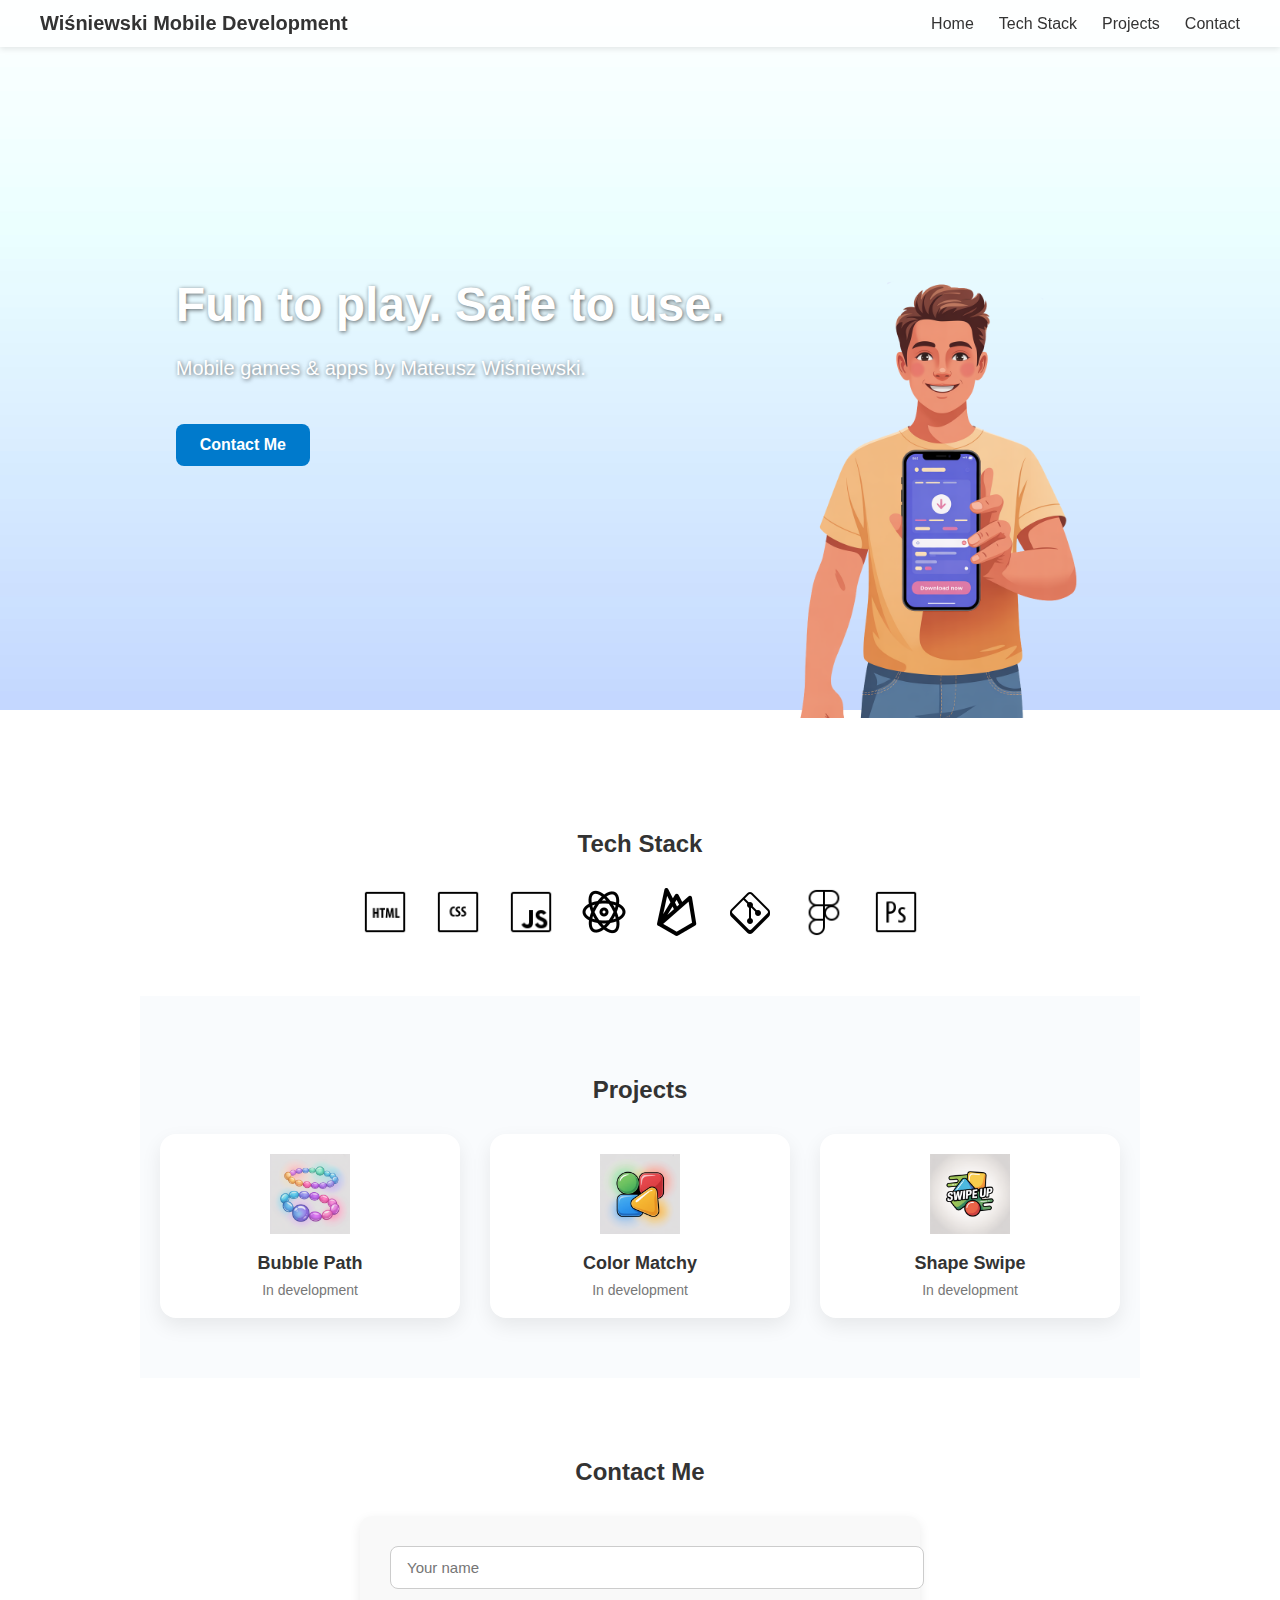
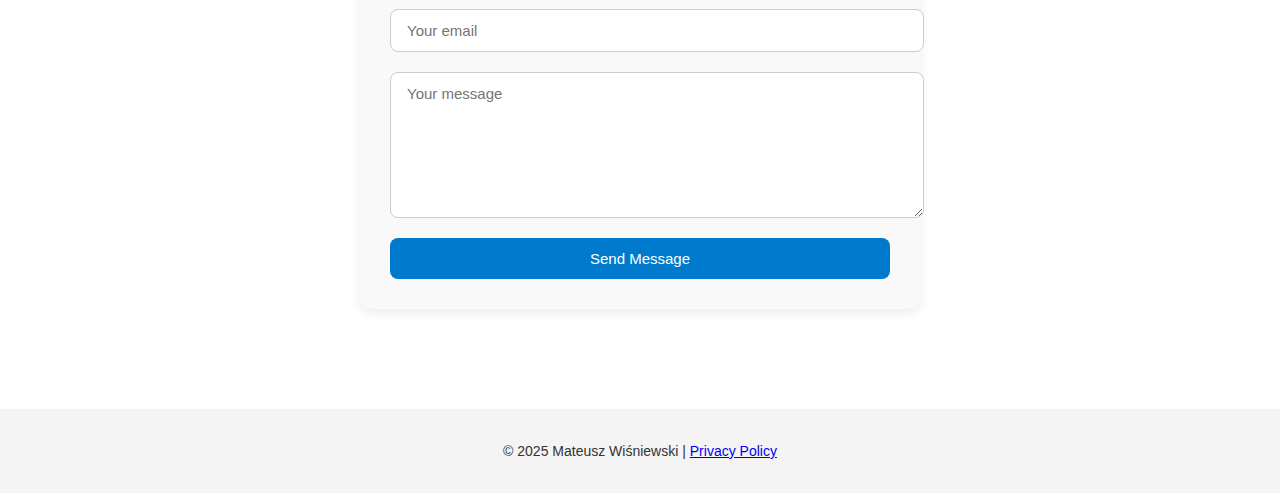
<file: index.html>
<!DOCTYPE html>
<html lang="en">
<head>
  <meta charset="UTF-8" />
  <meta name="viewport" content="width=device-width, initial-scale=1.0" />
  <title>Mateusz Wiśniewski – Mobile Developer</title>
  <link rel="stylesheet" href="style.css" />
  <link rel="icon" href="favicon.png" type="image/x-icon" />
</head>
<body>
  <!-- Top navigation bar -->
  <nav class="navbar">
    <div class="container">
      <a href="#hero" class="logo">Wiśniewski Mobile Development</a>
      <ul class="nav-links">
        <li><a href="#hero">Home</a></li>
        <li><a href="#stack">Tech Stack</a></li>
        <li><a href="#projects">Projects</a></li>
        <li><a href="#contact">Contact</a></li>
      </ul>
    </div>
  </nav>

  <!-- Hero Section -->
  <section id="hero" class="hero">
    <div class="hero-content">
      <div class="hero-text">
        <h1>Fun to play. Safe to use.</h1>
        <p>Mobile games & apps by Mateusz Wiśniewski.</p>
        <a href="#contact" class="btn-hero">Contact Me</a>
      </div>
      <div class="hero-image">
        <img src="hero.png" alt="Developer character" />
      </div>
    </div>
  </section>

  <!-- Main Content -->
  <main>

    <section id="stack">
        <h2>Tech Stack</h2>
        <div class="tech-line">
          <img src="icons/html.png" alt="HTML" title="HTML" />
          <img src="icons/css.png" alt="CSS" title="CSS" />
          <img src="icons/javascript.png" alt="JavaScript" title="JavaScript" />
          <img src="icons/react.png" alt="React" title="React" />
          <img src="icons/firebase.png" alt="Firebase" title="Firebase" />
          <img src="icons/git.png" alt="Git" title="Git" />
          <img src="icons/figma.png" alt="Figma" title="Figma" />
          <img src="icons/photoshop.png" alt="Photoshop" title="Photoshop" />
        </div>
      </section>

      <section id="projects">
        <h2>Projects</h2>
        <div class="project-cards">
          <div class="card">
            <img src="project1.png" alt="App icon" />
            <h3>Bubble Path</h3>
            <p class="status">In development</p>
          </div>
      
          <div class="card">
            <img src="project2.png" alt="App icon" />
            <h3>Color Matchy</h3>
            <p class="status">In development</p>
          </div>
      
          <div class="card">
            <img src="project3.png" alt="App icon" />
            <h3>Shape Swipe</h3>
            <p class="status">In development</p>
          </div>
        </div>
      </section>

      <section id="contact">
        <h2>Contact Me</h2>
        <form id="contact-form" action="https://formspree.io/f/xvgbvlkz" method="POST" class="contact-form">
          <input type="text" name="name" placeholder="Your name" required />
          <input type="email" name="email" placeholder="Your email" required />
          <textarea name="message" placeholder="Your message" required></textarea>
          <button type="submit">Send Message</button>
        </form>
      </section>

        <!-- Modal -->
    <div id="successModal" class="modal">
    <div class="modal-content">
      <span class="close">&times;</span>
      <h3>✅ Thank you!</h3>
      <p>Your message has been sent successfully.</p>
      <button id="closeModal">OK</button>
    </div>
  </div>
      </section>
  </main>

  <!-- Footer -->
  <footer>
    <p>&copy; 2025 Mateusz Wiśniewski |
      <a href="privacy-policy.html">Privacy Policy</a>
      <a href="/privacy-master-aviator.html" style="display:none;">Privacy Master Aviator</a>
    </p>
  </footer>

  <script>
    const form = document.getElementById("contact-form");
    const modal = document.getElementById("successModal");
    const closeModal = document.getElementById("closeModal");
    const closeX = document.querySelector(".close");
  
    form.addEventListener("submit", async (e) => {
      e.preventDefault();
      const data = new FormData(form);
      const response = await fetch(form.action, {
        method: form.method,
        body: data,
        headers: { 'Accept': 'application/json' }
      });
  
      if (response.ok) {
        modal.style.display = "flex";
        form.reset();
      } else {
        alert("❌ Oops! Something went wrong.");
      }
    });
  
    closeModal.addEventListener("click", () => {
      modal.style.display = "none";
    });
  
    closeX.addEventListener("click", () => {
      modal.style.display = "none";
    });
  
    window.addEventListener("click", (e) => {
      if (e.target === modal) {
        modal.style.display = "none";
      }
    });
  </script>

<script>
    const sections = document.querySelectorAll("section");
    const navLinks = document.querySelectorAll(".nav-links li a");
  
    window.addEventListener("scroll", () => {
      let current = "";
  
      sections.forEach(section => {
        const sectionTop = section.offsetTop - 100;
        const sectionHeight = section.clientHeight;
        if (pageYOffset >= sectionTop && pageYOffset < sectionTop + sectionHeight) {
          current = section.getAttribute("id");
        }
      });
  
      navLinks.forEach(link => {
        link.classList.remove("active");
        if (link.getAttribute("href") === "#" + current) {
          link.classList.add("active");
        }
      });
    });
  </script>

</body>
</html>
</file>
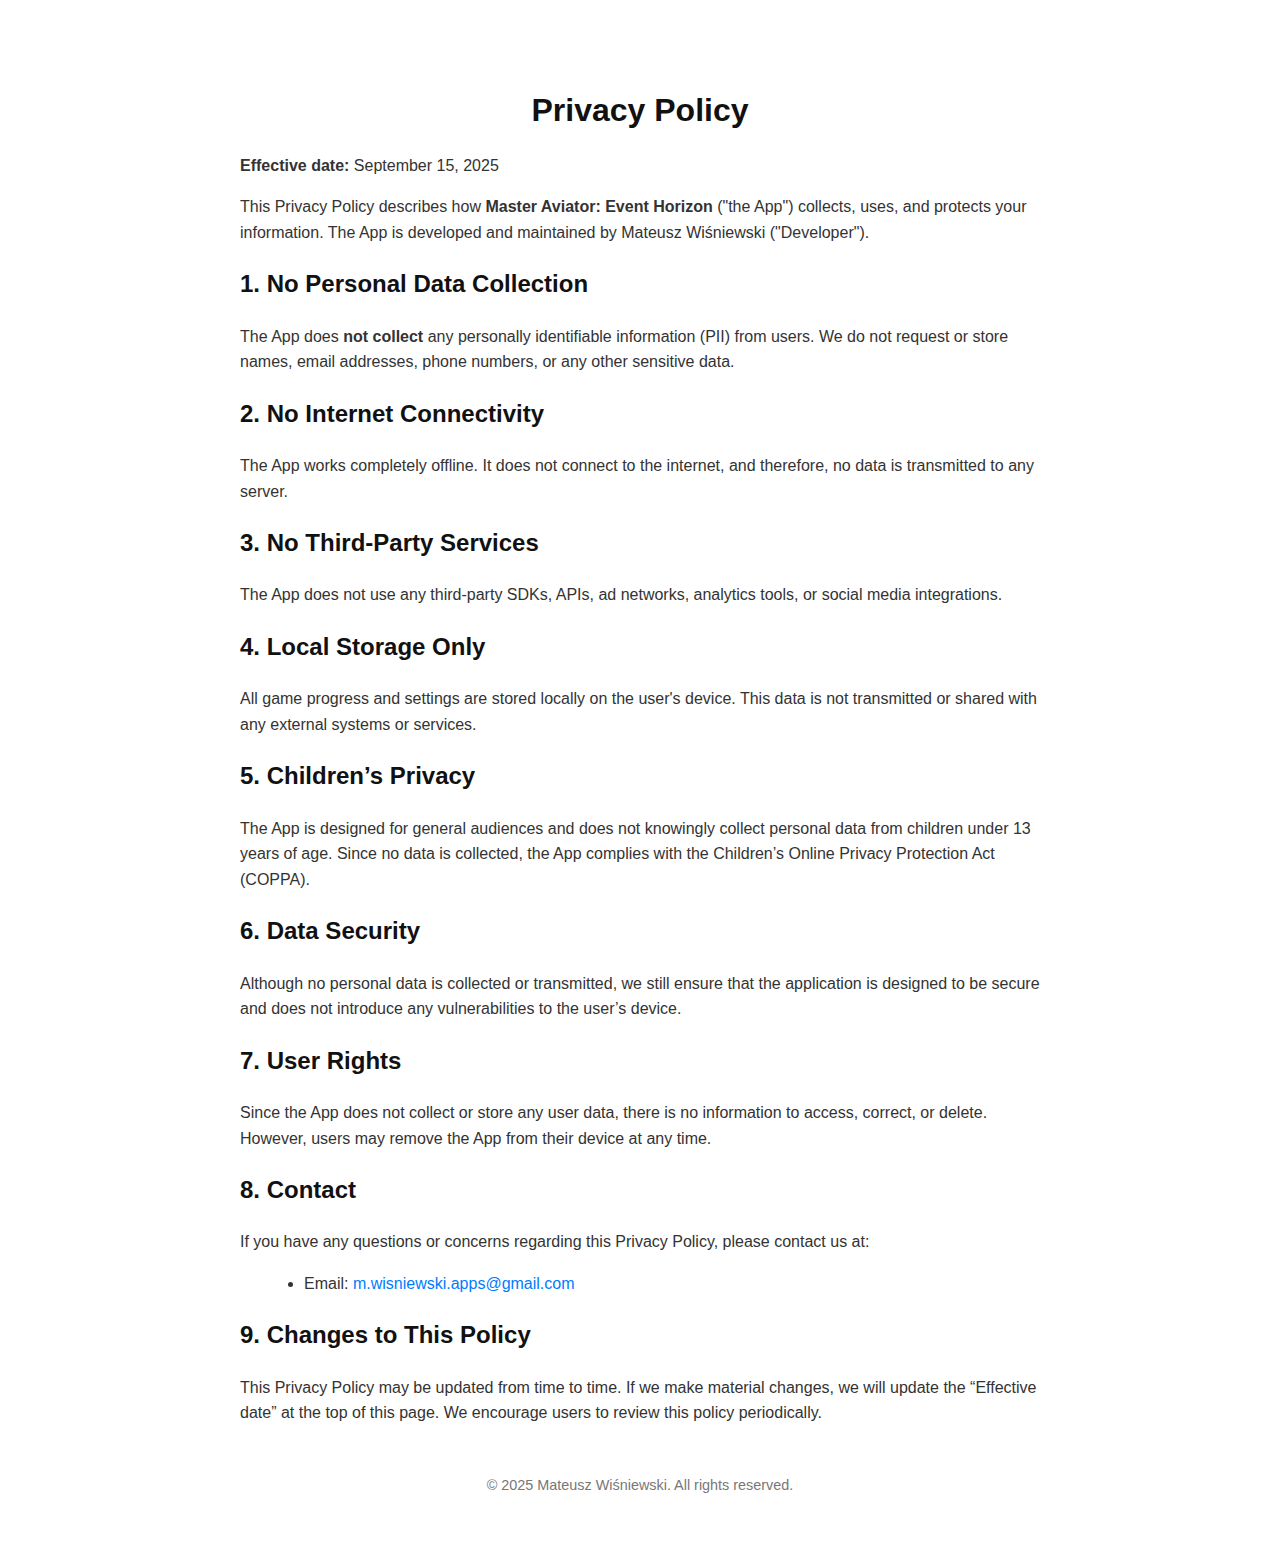
<file: privacy-master-aviator.html>
<!DOCTYPE html>
<html lang="en">
<head>
  <meta charset="UTF-8" />
  <title>Privacy Policy – Master Aviator: Event Horizon</title>
  <meta name="viewport" content="width=device-width, initial-scale=1.0" />
  <style>
    body {
      font-family: Arial, sans-serif;
      max-width: 800px;
      margin: 2rem auto;
      padding: 2rem;
      background-color: #ffffff;
      color: #333;
      line-height: 1.6;
    }

    h1, h2 {
      color: #111;
    }

    h1 {
      text-align: center;
      margin-bottom: 1rem;
    }

    ul {
      margin-left: 1.5rem;
    }

    a {
      color: #007BFF;
      text-decoration: none;
    }

    a:hover {
      text-decoration: underline;
    }

    .footer {
      margin-top: 3rem;
      text-align: center;
      font-size: 0.9rem;
      color: #777;
    }
  </style>
</head>
<body>
  <h1>Privacy Policy</h1>

  <p><strong>Effective date:</strong> September 15, 2025</p>

  <p>This Privacy Policy describes how <strong>Master Aviator: Event Horizon</strong> ("the App") collects, uses, and protects your information. The App is developed and maintained by Mateusz Wiśniewski ("Developer").</p>

  <h2>1. No Personal Data Collection</h2>
  <p>The App does <strong>not collect</strong> any personally identifiable information (PII) from users. We do not request or store names, email addresses, phone numbers, or any other sensitive data.</p>

  <h2>2. No Internet Connectivity</h2>
  <p>The App works completely offline. It does not connect to the internet, and therefore, no data is transmitted to any server.</p>

  <h2>3. No Third-Party Services</h2>
  <p>The App does not use any third-party SDKs, APIs, ad networks, analytics tools, or social media integrations.</p>

  <h2>4. Local Storage Only</h2>
  <p>All game progress and settings are stored locally on the user's device. This data is not transmitted or shared with any external systems or services.</p>

  <h2>5. Children’s Privacy</h2>
  <p>The App is designed for general audiences and does not knowingly collect personal data from children under 13 years of age. Since no data is collected, the App complies with the Children’s Online Privacy Protection Act (COPPA).</p>

  <h2>6. Data Security</h2>
  <p>Although no personal data is collected or transmitted, we still ensure that the application is designed to be secure and does not introduce any vulnerabilities to the user’s device.</p>

  <h2>7. User Rights</h2>
  <p>Since the App does not collect or store any user data, there is no information to access, correct, or delete. However, users may remove the App from their device at any time.</p>

  <h2>8. Contact</h2>
  <p>If you have any questions or concerns regarding this Privacy Policy, please contact us at:</p>
  <ul>
    <li>Email: <a href="mailto:m.wisniewski.apps@gmail.com">m.wisniewski.apps@gmail.com</a></li>
  </ul>

  <h2>9. Changes to This Policy</h2>
  <p>This Privacy Policy may be updated from time to time. If we make material changes, we will update the “Effective date” at the top of this page. We encourage users to review this policy periodically.</p>

  <div class="footer">
    &copy; 2025 Mateusz Wiśniewski. All rights reserved.
  </div>
</body>
</html>
<!-- updated -->
</file>
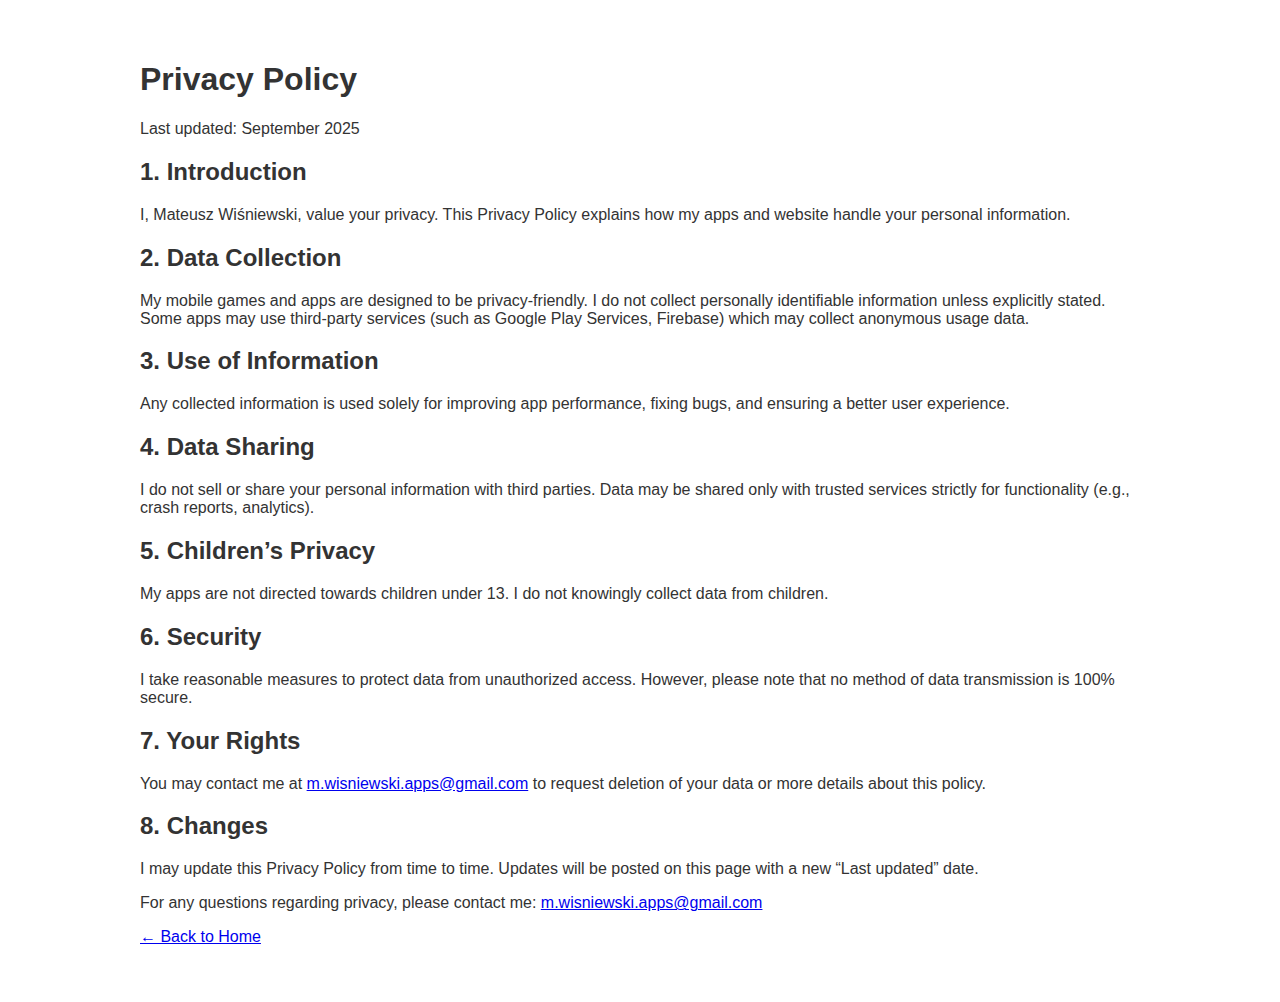
<file: privacy-policy.html>
<!DOCTYPE html>
<html lang="en">
<head>
  <meta charset="UTF-8" />
  <meta name="viewport" content="width=device-width, initial-scale=1.0" />
  <title>Privacy Policy – Mateusz Wiśniewski</title>
  <link rel="stylesheet" href="style.css" />
</head>
<body>
  <main class="privacy">
    <h1>Privacy Policy</h1>
    <p>Last updated: September 2025</p>

    <h2>1. Introduction</h2>
    <p>I, Mateusz Wiśniewski, value your privacy. This Privacy Policy explains how my apps and website handle your personal information.</p>

    <h2>2. Data Collection</h2>
    <p>My mobile games and apps are designed to be privacy-friendly. I do not collect personally identifiable information unless explicitly stated. Some apps may use third-party services (such as Google Play Services, Firebase) which may collect anonymous usage data.</p>

    <h2>3. Use of Information</h2>
    <p>Any collected information is used solely for improving app performance, fixing bugs, and ensuring a better user experience.</p>

    <h2>4. Data Sharing</h2>
    <p>I do not sell or share your personal information with third parties. Data may be shared only with trusted services strictly for functionality (e.g., crash reports, analytics).</p>

    <h2>5. Children’s Privacy</h2>
    <p>My apps are not directed towards children under 13. I do not knowingly collect data from children.</p>

    <h2>6. Security</h2>
    <p>I take reasonable measures to protect data from unauthorized access. However, please note that no method of data transmission is 100% secure.</p>

    <h2>7. Your Rights</h2>
    <p>You may contact me at <a href="mailto:m.wisniewski.apps@gmail.com">m.wisniewski.apps@gmail.com</a> to request deletion of your data or more details about this policy.</p>

    <h2>8. Changes</h2>
    <p>I may update this Privacy Policy from time to time. Updates will be posted on this page with a new “Last updated” date.</p>

    <p>For any questions regarding privacy, please contact me:  
      <a href="mailto:m.wisniewski.apps@gmail.com">m.wisniewski.apps@gmail.com</a>
    </p>

    <p><a href="index.html">← Back to Home</a></p>
  </main>
</body>
</html>
</file>
<file: style.css>
body {
    margin: 0;
    font-family: 'Segoe UI', Tahoma, Geneva, Verdana, sans-serif;
    background-color: #fff;
    color: #333;
  }

  html {
    scroll-behavior: smooth;
  }
  
/* Навбар */
.navbar {
    position: fixed;
    top: 0;
    left: 0;
    width: 100%;
    background: rgba(255, 255, 255, 0.6);
    backdrop-filter: blur(10px);
    box-shadow: 0 2px 6px rgba(0,0,0,0.1);
    z-index: 1000;
  }
  
  .navbar .container {
    max-width: 1200px;
    margin: 0 auto;
    padding: 12px 20px;
    display: flex;
    justify-content: space-between;
    align-items: center;
  }
  
  .logo {
    font-weight: bold;
    font-size: 20px;
    color: #333;
    text-decoration: none;
  }
  
  .nav-links {
    list-style: none;
    display: flex;
    gap: 25px;
    margin: 0;
    padding: 0;
  }
  
  .nav-links li a {
    text-decoration: none;
    font-size: 16px;
    color: #333;
    padding: 6px 0;
    position: relative;
    transition: color 0.3s ease;
  }
  
  .nav-links li a::after {
    content: "";
    position: absolute;
    left: 0;
    bottom: -2px;
    width: 0%;
    height: 2px;
    background-color: #007acc;
    transition: width 0.3s ease;
  }
  
  .nav-links li a:hover {
    color: #007acc;
  }
  
  .nav-links li a:hover::after {
    width: 100%;
  }
  
  /* Отступ сверху для hero, чтобы меню не перекрывало */
  .hero {
    padding-top: 80px;
  }
  
  .hero {
    background-image: url('bg.jpg');
    background-size: cover;
    background-position: center;
    height: 70vh;
    color: #fff;
    display: flex;
    align-items: center;
    justify-content: center;
    text-align: left;
    padding: 40px;
    position: relative;
    overflow: visible;
  }
  
  .hero-content {
    display: flex;
    align-items: center;
    justify-content: center;
    gap: 60px;
    flex-wrap: wrap;
    max-width: 1200px;
  }
  
  .hero-text h1 {
    font-size: 48px;
    margin-bottom: 20px;
    text-shadow: 1px 1px 4px rgba(0, 0, 0, 0.6);
  }
  
  .hero-text p {
    font-size: 20px;
    max-width: 500px;
    line-height: 1.6;
    text-shadow: 1px 1px 4px rgba(0, 0, 0, 0.6);
  }
  
  .hero-image img {
    max-width: 320px;
    height: auto;
    margin-top: 57px; /* чтобы он приподнялся снизу */
    transform: translateY(20%); /* эффект "вылезающего" */
  }

  /* Кнопка в Hero */
  .btn-hero {
    display: inline-block;
    margin-top: 20px;
    padding: 12px 24px;
    font-size: 16px;
    color: white;
    background: #007acc;
    border-radius: 8px;
    text-decoration: none;
    font-weight: bold;
    transition: background 0.3s ease;
    animation: pulse 2s infinite;
  }
  
  .btn-hero:hover {
    background: #005fa3;
  }
  
  @keyframes pulse {
    0% { transform: scale(1); box-shadow: 0 0 0 0 rgba(0, 122, 204, 0.6); }
    70% { transform: scale(1.05); box-shadow: 0 0 0 15px rgba(0, 122, 204, 0); }
    100% { transform: scale(1); box-shadow: 0 0 0 0 rgba(0, 122, 204, 0); }
  }
  
  /* Активный пункт меню */
  .nav-links li a.active {
    color: #007acc;
  }
  
  .nav-links li a.active::after {
    width: 100%;
  }
  
  main {
    padding: 40px 20px;
    max-width: 1000px;
    margin: auto;
  }
  
  .tech-icons {
    display: flex;
    gap: 15px;
    font-weight: bold;
    color: #007acc;
    font-size: 18px;
  }
  
  footer {
    text-align: center;
    padding: 20px;
    background-color: #f4f4f4;
    font-size: 14px;
  }

  #projects {
    padding: 60px 20px;
    background-color: #f9fbfd;
    text-align: center;
  }
  
  .project-cards {
    display: flex;
    flex-wrap: wrap;
    justify-content: center;
    gap: 30px;
    margin-top: 30px;
  }
  
  .card {
    background-color: #fff;
    border-radius: 16px;
    box-shadow: 0 8px 20px rgba(0, 0, 0, 0.08);
    padding: 20px;
    max-width: 260px;
    flex: 1 1 240px;
    transition: transform 0.3s ease, box-shadow 0.3s ease;
  }
  
  .card:hover {
    transform: translateY(-5px);
    box-shadow: 0 12px 30px rgba(0, 0, 0, 0.12);
  }
  
  .card img {
    width: 80px;
    height: 80px;
    object-fit: contain;
    margin-bottom: 15px;
  }
  
  .card h3 {
    margin: 0 0 8px;
    font-size: 18px;
  }
  
  .card .status {
    font-size: 14px;
    color: #777;
    margin: 0;
  }

  #stack {
    padding: 60px 20px;
    background-color: #fff;
    text-align: center;
  }
  
  .tech-line {
    display: flex;
    justify-content: center;
    align-items: center;
    flex-wrap: wrap; /* позволит иконкам переноситься на мобилках */
    gap: 25px;
    margin-top: 30px;
  }
  
  .tech-line img {
    width: 48px;
    height: 48px;
    transition: transform 0.2s ease, opacity 0.2s ease;
  }
  
  .tech-line img:hover {
    transform: scale(1.15);
    opacity: 0.9;
  }

  /* Modal styles */
.modal {
    display: none; /* скрыто по умолчанию */
    position: fixed;
    z-index: 1000;
    left: 0;
    top: 0;
    width: 100%;
    height: 100%;
    background-color: rgba(0, 0, 0, 0.5);
    justify-content: center;
    align-items: center;
  }
  
  .modal-content {
    background: #fff;
    padding: 30px;
    border-radius: 12px;
    text-align: center;
    max-width: 400px;
    width: 90%;
    box-shadow: 0 10px 30px rgba(0, 0, 0, 0.2);
    animation: fadeIn 0.3s ease-in-out;
  }
  
  .modal-content h3 {
    margin: 0 0 10px;
  }
  
  .modal-content p {
    margin: 0 0 20px;
    color: #555;
  }
  
  .modal-content button {
    background-color: #007acc;
    color: white;
    padding: 10px 18px;
    border: none;
    border-radius: 8px;
    cursor: pointer;
    transition: background-color 0.2s ease;
  }
  
  .modal-content button:hover {
    background-color: #005fa3;
  }
  
  .close {
    position: absolute;
    top: 12px;
    right: 16px;
    font-size: 22px;
    cursor: pointer;
  }
  
  @keyframes fadeIn {
    from { opacity: 0; transform: scale(0.9); }
    to { opacity: 1; transform: scale(1); }
  }

  #contact {
    padding: 60px 20px;
    background-color: #fff;
    text-align: center;
  }
  
  .contact-form {
    max-width: 500px;
    margin: 30px auto 0;
    display: flex;
    flex-direction: column;
    gap: 20px;
    padding: 30px;
    background: #f9f9f9;
    border-radius: 12px;
    box-shadow: 0 4px 12px rgba(0,0,0,0.08);
  }
  
  .contact-form input,
  .contact-form textarea {
    width: 100%;
    padding: 12px 16px;
    border: 1px solid #ccc;
    border-radius: 8px;
    font-size: 15px;
    font-family: inherit;
  }
  
  .contact-form input:focus,
  .contact-form textarea:focus {
    outline: none;
    border-color: #007acc;
    box-shadow: 0 0 0 2px rgba(0, 122, 204, 0.15);
  }
  
  .contact-form textarea {
    min-height: 120px;
    resize: vertical;
  }
  
  .contact-form button {
    background-color: #007acc;
    color: white;
    padding: 12px 20px;
    font-size: 15px;
    border: none;
    border-radius: 8px;
    cursor: pointer;
    transition: background-color 0.2s ease;
  }
  
  .contact-form button:hover {
    background-color: #005fa3;
  }
</file>
